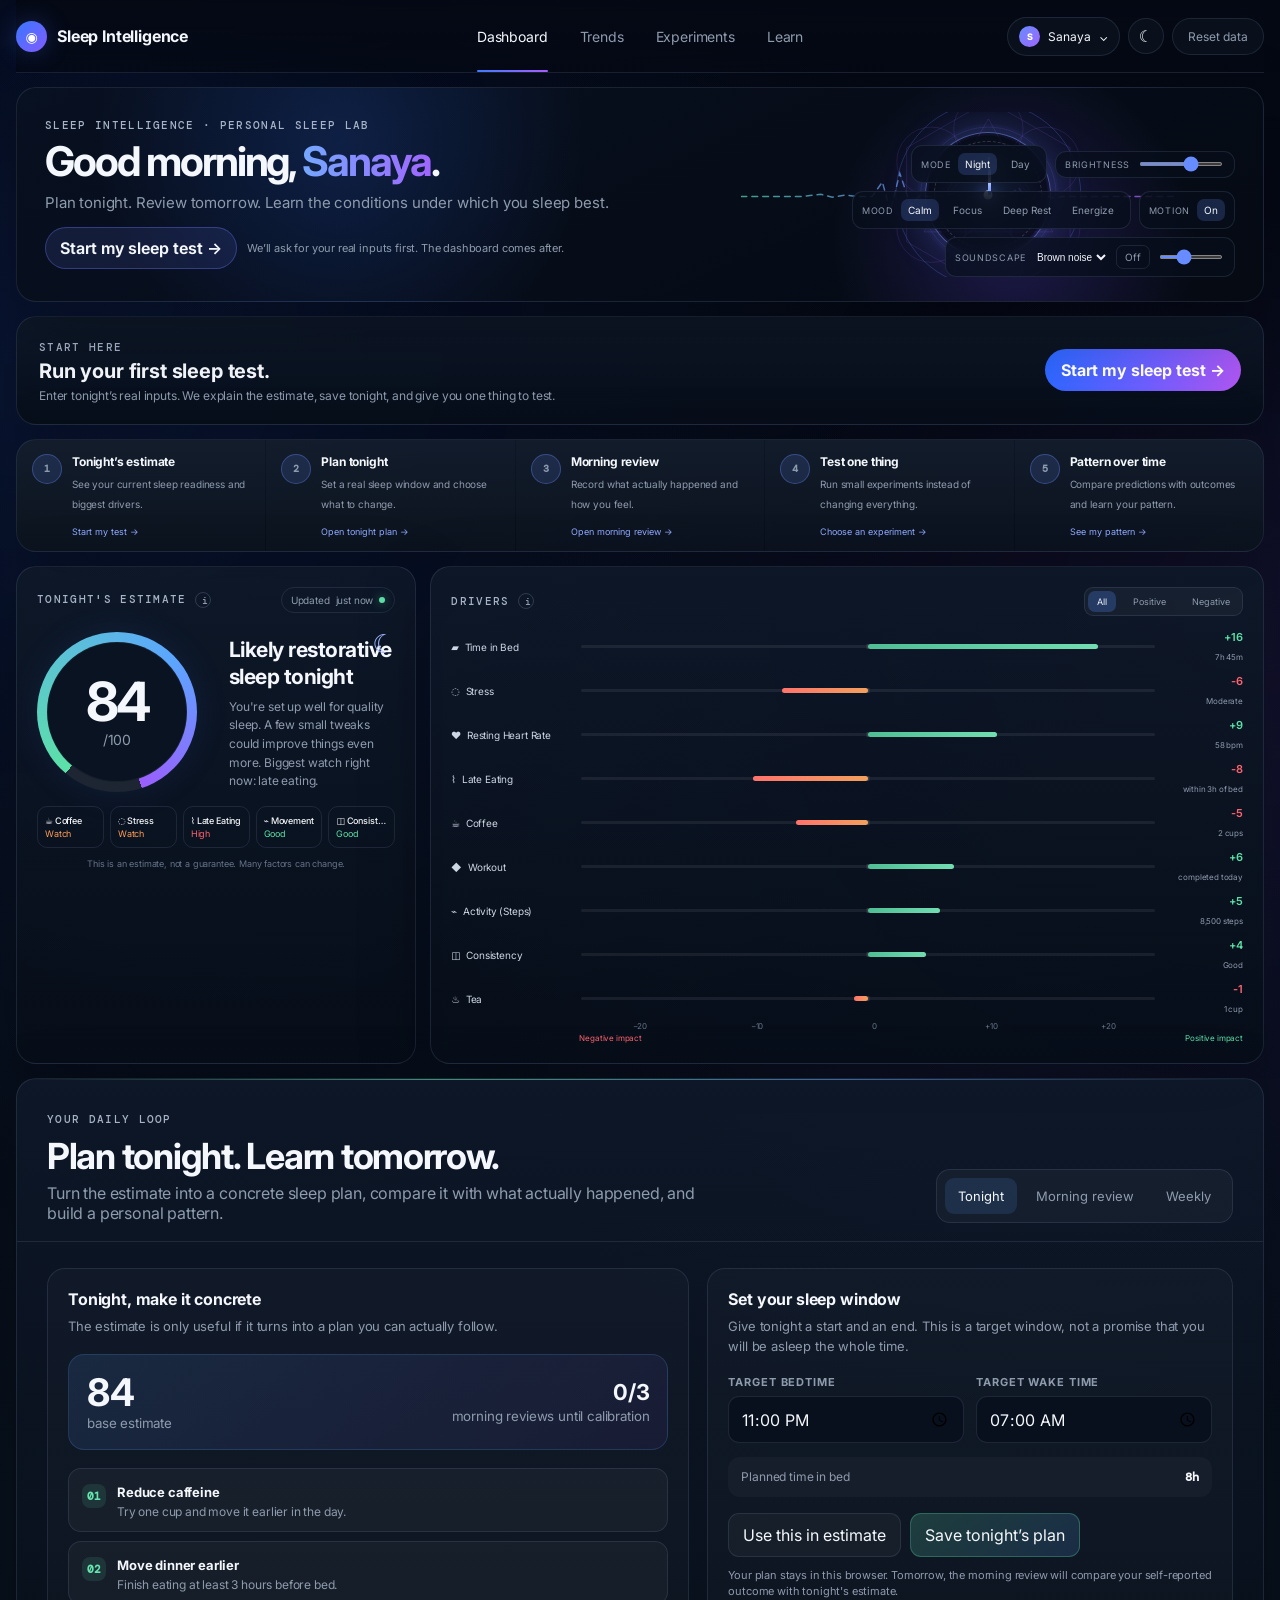
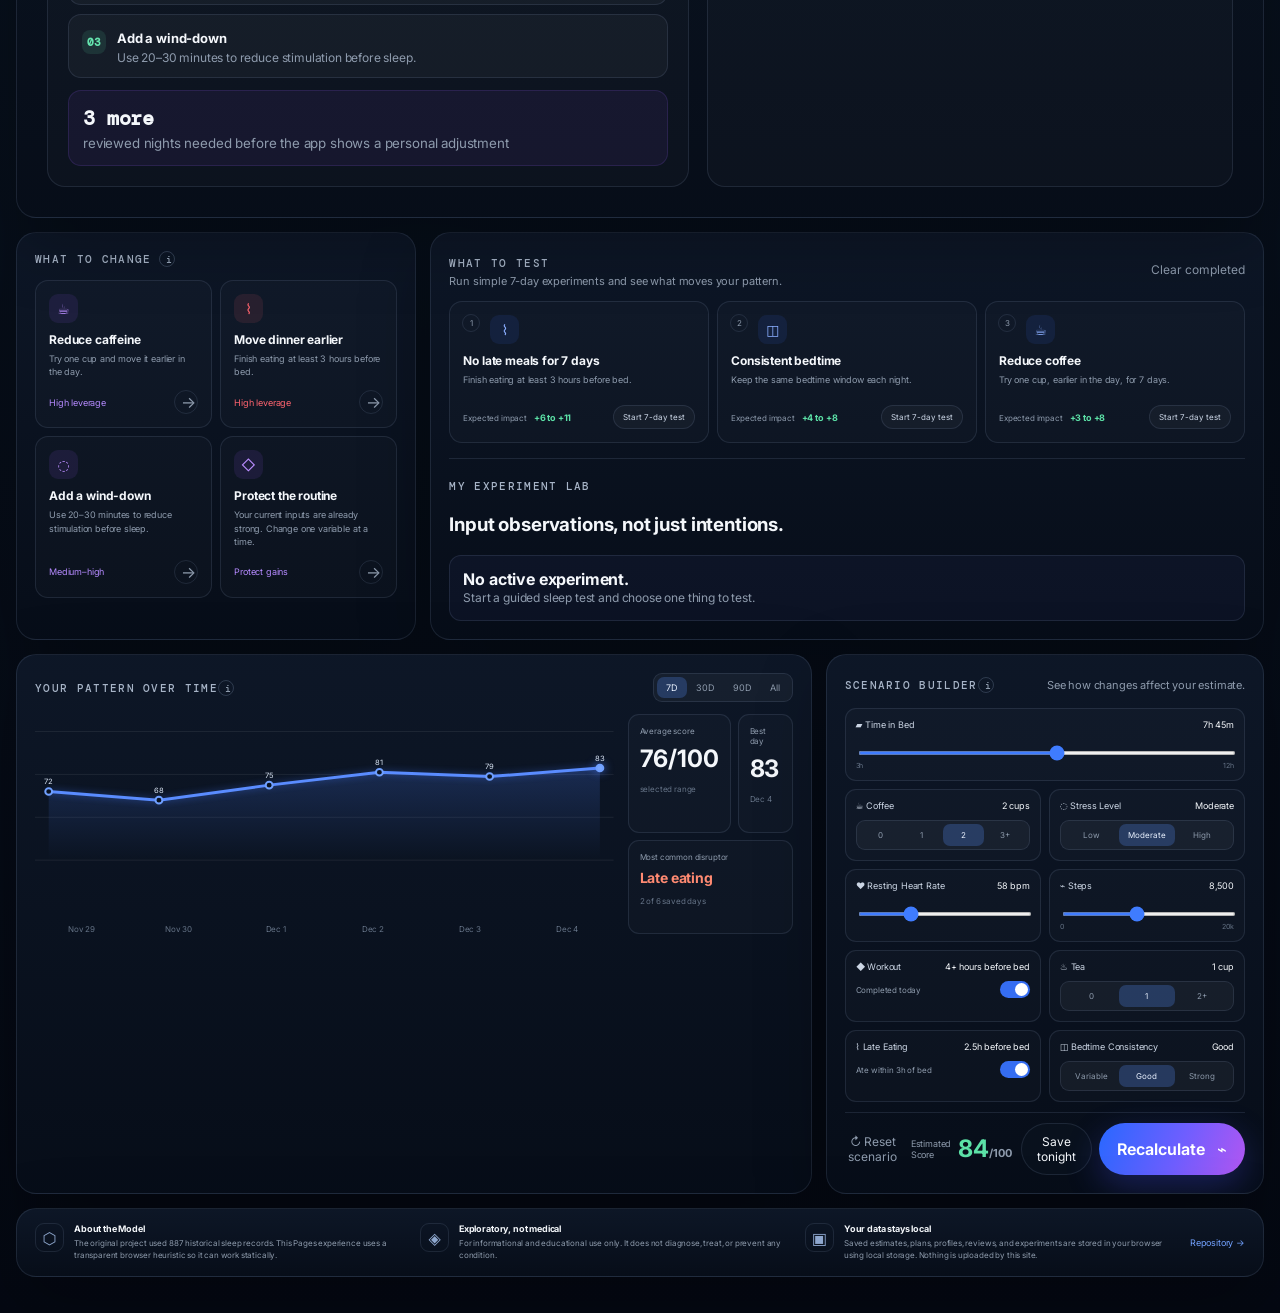
<file: docs/index.html>
<!doctype html>
<html lang="en">
<head>
  <meta charset="utf-8" />
  <meta name="viewport" content="width=device-width, initial-scale=1" />
  <meta http-equiv="Cache-Control" content="no-cache, no-store, must-revalidate" />
  <meta http-equiv="Pragma" content="no-cache" />
  <meta http-equiv="Expires" content="0" />
  <meta name="theme-color" content="#050914" />
  <meta name="description" content="Sleep Intelligence — plan tonight, review tomorrow, and learn the conditions under which you sleep best." />
  <title>Sleep Intelligence</title>
  <link rel="preconnect" href="https://fonts.googleapis.com">
  <link rel="preconnect" href="https://fonts.gstatic.com" crossorigin>
  <link href="https://fonts.googleapis.com/css2?family=DM+Mono:wght@400;500&family=Inter:wght@400;500;600;700&display=swap" rel="stylesheet">
  <link rel="stylesheet" href="styles.css?v=20260825-0331" />
</head>
<body>
  <div class="ambient ambient-a"></div>
  <div class="ambient ambient-b"></div>

  <header class="topbar">
    <a class="brand" href="#dashboard" aria-label="Sleep Intelligence home"><span class="brand-mark" aria-hidden="true">◉</span><span>Sleep Intelligence</span></a>
    <nav class="nav-tabs" aria-label="Primary navigation"><a class="active" href="#dashboard">Dashboard</a><a href="#patterns">Trends</a><a href="#experiments">Experiments</a><a href="#about">Learn</a></nav>
    <div class="top-actions"><button class="icon-button" id="theme-toggle" type="button" aria-label="Toggle theme" title="Toggle theme">☾</button><button class="ghost-button" id="reset-data" type="button">Reset data</button></div>
  </header>

  <main id="dashboard" class="dashboard-shell">
    <section class="hero-panel panel"><div class="hero-copy"><span class="eyebrow">SLEEP INTELLIGENCE</span><h1>Your sleep is a system,<br><span>not a score.</span></h1><p>Understand what is shaping your sleep before you go to bed — then test what actually changes your pattern.</p><button class="primary-button" id="jump-to-builder" type="button">Get your estimate <span>→</span></button></div><div class="trust-row"><span>⌂ Local-first</span><span>•</span><span>No wearable required</span><span>•</span><span>Evidence-informed</span></div></section>

    <section class="estimate-panel panel" aria-live="polite"><div class="panel-heading"><div><span class="panel-title">TONIGHT'S ESTIMATE</span><button class="info-dot" type="button" data-tooltip="A browser-based directional estimate. It is not the trained Python model and it is not a medical prediction." aria-label="About tonight's estimate">i</button></div><span class="status-pill">Updated <span id="updated-time">now</span> <i></i></span></div><div class="estimate-content"><div class="score-ring" id="score-ring"><div class="score-inner"><strong id="score">84</strong><span>/100</span></div></div><div class="estimate-summary"><div class="moon-mark" aria-hidden="true">☾</div><h2 id="score-label">Likely restorative sleep tonight</h2><p id="score-copy">You're set up well for quality sleep. A few small tweaks could improve things even more.</p></div></div><div class="signal-badges" id="signal-badges"></div><p class="microcopy">This is an estimate, not a guarantee. Many factors can change.</p></section>

    <section class="drivers-panel panel"><div class="panel-heading"><div><span class="panel-title">DRIVERS</span><button class="info-dot" type="button" data-tooltip="Drivers show how each input moves this browser estimate relative to its neutral baseline. They do not prove causation." aria-label="About drivers">i</button></div><div class="segmented mini" id="driver-filter" role="group" aria-label="Driver filter"><button class="selected" type="button" data-filter="all">All</button><button type="button" data-filter="positive">Positive</button><button type="button" data-filter="negative">Negative</button></div></div><div class="driver-list" id="driver-list"></div><div class="driver-axis"><span>−20</span><span>−10</span><span>0</span><span>+10</span><span>+20</span></div><div class="impact-legend"><span class="negative-text">Negative impact</span><span class="positive-text">Positive impact</span></div></section>

    <section class="change-panel panel"><div class="section-label-row"><div><span class="panel-title">WHAT TO CHANGE</span><button class="info-dot" type="button" data-tooltip="Suggestions are generated from the inputs currently pulling your estimate down." aria-label="About recommendations">i</button></div></div><div class="recommendation-grid" id="recommendation-grid"></div></section>

    <section id="experiments" class="test-panel panel"><div class="section-label-row split"><div><span class="panel-title">WHAT TO TEST</span><p>Run simple 7-day experiments and see what moves your pattern.</p></div><button class="text-button" id="clear-experiments" type="button">Clear completed</button></div><div class="experiment-grid" id="experiment-grid"></div></section>

    <section id="patterns" class="pattern-panel panel"><div class="section-label-row split"><div><span class="panel-title">YOUR PATTERN OVER TIME</span><button class="info-dot" type="button" data-tooltip="Saved estimates live only in this browser's local storage unless you clear them." aria-label="About history">i</button></div><div class="segmented mini" id="range-filter" role="group" aria-label="History range"><button class="selected" type="button" data-range="7">7D</button><button type="button" data-range="30">30D</button><button type="button" data-range="90">90D</button><button type="button" data-range="all">All</button></div></div><div class="trend-layout"><div class="chart-wrap"><svg id="trend-chart" viewBox="0 0 760 260" preserveAspectRatio="none" role="img" aria-label="Sleep estimate trend"></svg><div class="chart-labels" id="chart-labels"></div></div><div class="metric-stack"><div class="metric-card"><span>Average score</span><strong id="average-score">—</strong><small>selected range</small></div><div class="metric-card"><span>Best day</span><strong id="best-score">—</strong><small id="best-day">—</small></div><div class="metric-card disruptor"><span>Most common disruptor</span><strong id="common-disruptor">—</strong><small id="disruptor-count">—</small></div></div></div></section>

    <section class="builder-panel panel" id="builder"><div class="section-label-row split"><div><span class="panel-title">SCENARIO BUILDER</span><button class="info-dot" type="button" data-tooltip="Change the inputs, recalculate, then save tonight to build your history." aria-label="About scenario builder">i</button></div><p>See how changes affect your estimate.</p></div><form id="sleep-form" class="builder-grid"><div class="control-card wide"><div class="control-label"><span>▰ Time in Bed</span><output id="duration-value">7h 45m</output></div><input id="duration" type="range" min="3" max="12" step="0.25" value="7.75" /><div class="range-labels"><span>3h</span><span>12h</span></div></div><div class="control-card"><div class="control-label"><span>☕ Coffee</span><output id="coffee-value">2 cups</output></div><div class="segmented control-segment" data-control="coffee"><button type="button" data-value="0">0</button><button type="button" data-value="1">1</button><button class="selected" type="button" data-value="2">2</button><button type="button" data-value="3">3+</button></div></div><div class="control-card"><div class="control-label"><span>◌ Stress Level</span><output id="stress-value">Moderate</output></div><div class="segmented control-segment" data-control="stress"><button type="button" data-value="low">Low</button><button class="selected" type="button" data-value="moderate">Moderate</button><button type="button" data-value="high">High</button></div></div><div class="control-card"><div class="control-label"><span>♥ Resting Heart Rate</span><output id="hr-value">58 bpm</output></div><input id="heart-rate" type="range" min="45" max="90" step="1" value="58" /></div><div class="control-card"><div class="control-label"><span>⌁ Steps</span><output id="steps-value">8,500</output></div><input id="steps" type="range" min="0" max="20000" step="500" value="8500" /><div class="range-labels"><span>0</span><span>20k</span></div></div><div class="control-card"><div class="control-label"><span>◆ Workout</span><output id="workout-value">4+ hours before bed</output></div><label class="switch-row"><span>Completed today</span><input id="workout" type="checkbox" checked><i></i></label></div><div class="control-card"><div class="control-label"><span>♨ Tea</span><output id="tea-value">1 cup</output></div><div class="segmented control-segment" data-control="tea"><button type="button" data-value="0">0</button><button class="selected" type="button" data-value="1">1</button><button type="button" data-value="2">2+</button></div></div><div class="control-card"><div class="control-label"><span>⌇ Late Eating</span><output id="late-value">2.5h before bed</output></div><label class="switch-row"><span>Ate within 3h of bed</span><input id="late-eating" type="checkbox" checked><i></i></label></div><div class="control-card"><div class="control-label"><span>◫ Bedtime Consistency</span><output id="consistency-value">Good</output></div><div class="segmented control-segment" data-control="consistency"><button type="button" data-value="variable">Variable</button><button class="selected" type="button" data-value="good">Good</button><button type="button" data-value="strong">Strong</button></div></div></form><div class="builder-footer"><button class="text-button" id="reset-scenario" type="button">↻ Reset scenario</button><div class="builder-score">Estimated Score <strong><span id="footer-score">84</span><small>/100</small></strong></div><div class="builder-actions"><button class="secondary-button" id="save-tonight" type="button">Save tonight</button><button class="primary-button compact-button" id="recalculate" type="button">Recalculate <span>⌁</span></button></div></div></section>

    <section id="about" class="about-strip panel"><article><span class="about-icon">⬡</span><div><strong>About the Model</strong><p>The original project used 887 historical sleep records. This Pages experience uses a transparent browser heuristic so it can work statically.</p></div></article><article><span class="about-icon">◈</span><div><strong>Exploratory, not medical</strong><p>For informational and educational use only. It does not diagnose, treat, or prevent any condition.</p></div></article><article><span class="about-icon">▣</span><div><strong>Your data stays local</strong><p>Saved estimates, plans, profiles, reviews, and experiments are stored in your browser using local storage. Nothing is uploaded by this site.</p></div></article><a class="learn-link" href="https://github.com/Iamlegend-Imani/SleepPredictor" target="_blank" rel="noreferrer">Repository →</a></section>
  </main>

  <div class="toast" id="toast" role="status" aria-live="polite"></div>
  <script src="app.js?v=20260825-0331"></script>
  <script src="practical.js?v=20260825-0331"></script>
  <script src="experience.js?v=20260825-0331"></script>
  <script src="guide.js?v=20260825-0331"></script>
  <script src="soundscape.js?v=20260825-0331"></script>
</body>
</html>
</file>
<file: docs/styles.css>
:root {
  --bg: #050914;
  --bg-2: #08101d;
  --panel: rgba(10, 18, 31, .90);
  --panel-2: rgba(13, 24, 40, .92);
  --panel-3: rgba(18, 30, 50, .78);
  --text: #f4f7fb;
  --muted: #8e9bad;
  --muted-2: #657387;
  --line: rgba(164, 185, 219, .13);
  --line-strong: rgba(164, 185, 219, .22);
  --blue: #3f7cff;
  --blue-2: #68a0ff;
  --purple: #9b5cff;
  --green: #5ce1a7;
  --orange: #ff9d55;
  --red: #ff646f;
  --yellow: #ffd36a;
  --shadow: 0 22px 70px rgba(0, 0, 0, .28);
  --radius: 20px;
}

* { box-sizing: border-box; }
html { scroll-behavior: smooth; }
body {
  margin: 0;
  min-height: 100vh;
  overflow-x: hidden;
  color: var(--text);
  background:
    radial-gradient(circle at 18% 16%, rgba(36, 92, 255, .10), transparent 28%),
    radial-gradient(circle at 82% 30%, rgba(140, 69, 255, .08), transparent 26%),
    linear-gradient(180deg, #040813 0%, #07101c 52%, #040812 100%);
  font-family: Inter, ui-sans-serif, system-ui, -apple-system, BlinkMacSystemFont, "Segoe UI", sans-serif;
  letter-spacing: -.01em;
}

body.light {
  --bg: #edf3fb;
  --bg-2: #f7faff;
  --panel: rgba(255,255,255,.90);
  --panel-2: rgba(248,251,255,.96);
  --panel-3: rgba(235,242,252,.92);
  --text: #122033;
  --muted: #5f7087;
  --muted-2: #7e8da0;
  --line: rgba(31, 61, 105, .12);
  --line-strong: rgba(31, 61, 105, .20);
  --shadow: 0 22px 70px rgba(44, 71, 110, .12);
  background: linear-gradient(180deg, #eef4fb 0%, #f8fbff 100%);
}

button, input { font: inherit; }
button { color: inherit; }
a { color: inherit; text-decoration: none; }
button:focus-visible, a:focus-visible, input:focus-visible {
  outline: 2px solid var(--blue-2);
  outline-offset: 2px;
}

.ambient {
  position: fixed;
  width: 440px;
  height: 440px;
  border-radius: 50%;
  filter: blur(150px);
  opacity: .10;
  pointer-events: none;
  z-index: -1;
}
.ambient-a { background: #316dff; left: -180px; top: 8%; }
.ambient-b { background: #8d4dff; right: -190px; top: 42%; }

.topbar {
  width: min(1480px, calc(100% - 32px));
  margin: 0 auto;
  min-height: 72px;
  display: grid;
  grid-template-columns: 1fr auto 1fr;
  gap: 24px;
  align-items: center;
  border-bottom: 1px solid var(--line);
  position: sticky;
  top: 0;
  z-index: 20;
  backdrop-filter: blur(18px);
  background: linear-gradient(180deg, rgba(5,9,20,.92), rgba(5,9,20,.72));
}
body.light .topbar { background: rgba(247,250,255,.84); }

.brand { display: inline-flex; align-items: center; gap: 10px; font-weight: 700; width: max-content; }
.brand-mark {
  width: 31px;
  height: 31px;
  border-radius: 50%;
  display: grid;
  place-items: center;
  color: white;
  background: linear-gradient(135deg, #3976ff, #815cff);
  box-shadow: 0 0 24px rgba(72, 116, 255, .28);
  font-size: 14px;
}

.nav-tabs { display: flex; align-items: stretch; gap: 32px; height: 72px; }
.nav-tabs a {
  display: grid;
  place-items: center;
  position: relative;
  font-size: 14px;
  color: var(--muted);
  transition: color .2s ease;
}
.nav-tabs a:hover, .nav-tabs a.active { color: var(--text); }
.nav-tabs a.active::after {
  content: "";
  position: absolute;
  left: 0;
  right: 0;
  bottom: 0;
  height: 2px;
  border-radius: 2px;
  background: linear-gradient(90deg, var(--blue), #a75cff);
}

.top-actions { justify-self: end; display: flex; gap: 8px; align-items: center; }
.icon-button, .ghost-button, .secondary-button, .text-button, .primary-button {
  border: 0;
  cursor: pointer;
  transition: transform .18s ease, background .18s ease, border-color .18s ease, opacity .18s ease;
}
.icon-button:hover, .ghost-button:hover, .secondary-button:hover, .primary-button:hover { transform: translateY(-1px); }
.icon-button {
  width: 36px;
  height: 36px;
  display: grid;
  place-items: center;
  border-radius: 999px;
  border: 1px solid var(--line);
  background: var(--panel);
}
.ghost-button, .secondary-button {
  border: 1px solid var(--line);
  background: var(--panel);
  border-radius: 999px;
  padding: 10px 15px;
  color: var(--muted);
  font-size: 12px;
}
.secondary-button { color: var(--text); }
.text-button { background: transparent; color: var(--muted); padding: 6px 0; font-size: 12px; }
.text-button:hover { color: var(--text); }
.primary-button {
  display: inline-flex;
  align-items: center;
  justify-content: center;
  gap: 12px;
  padding: 13px 20px;
  border-radius: 999px;
  background: linear-gradient(110deg, #2868ff, #6f5eff 55%, #b156f1);
  color: #fff;
  font-weight: 650;
  box-shadow: 0 12px 34px rgba(76, 84, 255, .28);
}
.compact-button { padding: 11px 18px; }

.dashboard-shell {
  width: min(1480px, calc(100% - 32px));
  margin: 14px auto 36px;
  display: grid;
  grid-template-columns: 1.05fr 1fr 1.15fr;
  gap: 14px;
}

.panel {
  border: 1px solid var(--line);
  border-radius: var(--radius);
  background: linear-gradient(180deg, rgba(14, 24, 40, .94), rgba(7, 14, 25, .94));
  box-shadow: var(--shadow);
  overflow: hidden;
}
body.light .panel { background: var(--panel); }

.hero-panel {
  min-height: 345px;
  padding: 30px 26px 22px;
  display: flex;
  flex-direction: column;
  justify-content: space-between;
  position: relative;
  background:
    radial-gradient(circle at 80% 74%, rgba(115, 76, 255, .22), transparent 18%),
    radial-gradient(circle at 26% 25%, rgba(47, 110, 255, .18), transparent 26%),
    linear-gradient(155deg, rgba(8,17,33,.97), rgba(5,10,19,.98));
}
.hero-panel::after {
  content: "";
  position: absolute;
  left: -6%;
  right: -5%;
  bottom: -50px;
  height: 165px;
  opacity: .42;
  clip-path: polygon(0 76%, 16% 42%, 29% 66%, 46% 23%, 60% 65%, 73% 44%, 86% 68%, 100% 33%, 100% 100%, 0 100%);
  background: linear-gradient(180deg, #172b50, #07101f);
  pointer-events: none;
}
.hero-copy, .trust-row { position: relative; z-index: 2; }
.eyebrow, .panel-title {
  font: 500 11px/1 DM Mono, ui-monospace, monospace;
  letter-spacing: .12em;
  color: #a7b4c7;
}
.hero-panel h1 {
  margin: 16px 0 12px;
  font-size: clamp(36px, 4vw, 58px);
  line-height: .98;
  letter-spacing: -.05em;
}
.hero-panel h1 span {
  background: linear-gradient(90deg, #6ca7ff, #a675ff);
  -webkit-background-clip: text;
  background-clip: text;
  color: transparent;
}
.hero-panel p { margin: 0 0 22px; color: var(--muted); max-width: 520px; font-size: 15px; line-height: 1.55; }
.trust-row { display: flex; flex-wrap: wrap; gap: 9px; color: #8290a5; font-size: 11px; }

.estimate-panel { padding: 20px; min-height: 345px; }
.panel-heading, .section-label-row {
  display: flex;
  align-items: center;
  justify-content: space-between;
  gap: 12px;
}
.panel-heading > div, .section-label-row > div:first-child { display: flex; align-items: center; gap: 8px; }
.section-label-row.split > div:first-child { display: block; }
.section-label-row.split > div:first-child .panel-title { display: inline-block; margin-bottom: 5px; }
.section-label-row p { margin: 0; color: var(--muted); font-size: 11px; }
.info-dot {
  width: 16px;
  height: 16px;
  border-radius: 50%;
  border: 1px solid var(--line-strong);
  background: transparent;
  color: var(--muted);
  font: 500 10px DM Mono, monospace;
  cursor: help;
  position: relative;
}
.info-dot:hover::after, .info-dot:focus-visible::after {
  content: attr(data-tooltip);
  position: absolute;
  top: 22px;
  left: 0;
  width: 260px;
  padding: 10px 12px;
  border-radius: 10px;
  background: #101a2b;
  border: 1px solid var(--line-strong);
  color: #dce6f5;
  font: 400 11px/1.45 Inter, sans-serif;
  letter-spacing: normal;
  z-index: 50;
  box-shadow: var(--shadow);
  text-align: left;
}
.status-pill {
  display: inline-flex;
  align-items: center;
  gap: 6px;
  padding: 6px 9px;
  border: 1px solid var(--line);
  border-radius: 999px;
  color: var(--muted);
  font-size: 10px;
}
.status-pill i { width: 6px; height: 6px; border-radius: 50%; background: var(--green); box-shadow: 0 0 10px rgba(92,225,167,.6); }

.estimate-content { display: grid; grid-template-columns: 170px 1fr; gap: 22px; align-items: center; padding: 19px 0 14px; }
.score-ring {
  width: 160px;
  height: 160px;
  border-radius: 50%;
  display: grid;
  place-items: center;
  background: conic-gradient(from 220deg, #5ce1a7 0deg, #5ba6ff 190deg, #9a5eff 302deg, rgba(255,255,255,.08) 302deg 360deg);
  box-shadow: 0 0 35px rgba(74, 121, 255, .10);
  position: relative;
}
.score-ring::before { content: ""; position: absolute; inset: 10px; border-radius: 50%; background: #091321; border: 1px solid rgba(255,255,255,.05); }
body.light .score-ring::before { background: #f7fbff; }
.score-inner { position: relative; z-index: 2; text-align: center; }
.score-inner strong { display: block; font-size: 54px; letter-spacing: -.055em; line-height: 1; }
.score-inner span { color: var(--muted); font-size: 14px; }
.estimate-summary { position: relative; }
.estimate-summary h2 { margin: 5px 0 8px; font-size: 21px; line-height: 1.25; letter-spacing: -.025em; max-width: 260px; }
.estimate-summary p { margin: 0; color: var(--muted); font-size: 12px; line-height: 1.55; max-width: 300px; }
.moon-mark { font-size: 26px; color: #9cb3ff; position: absolute; right: 0; top: -4px; }
.signal-badges { display: grid; grid-template-columns: repeat(5, 1fr); gap: 6px; }
.signal-badge { border: 1px solid var(--line); border-radius: 10px; padding: 8px 7px; min-width: 0; }
.signal-badge strong { display: block; font-size: 9px; font-weight: 500; white-space: nowrap; overflow: hidden; text-overflow: ellipsis; }
.signal-badge span { display: block; margin-top: 2px; font-size: 9px; color: var(--green); }
.signal-badge.watch span { color: var(--orange); }
.signal-badge.bad span { color: var(--red); }
.microcopy { text-align: center; color: var(--muted-2); font-size: 9px; margin: 10px 0 0; }

.drivers-panel { padding: 20px; min-height: 345px; }
.segmented { display: inline-flex; padding: 3px; border-radius: 9px; background: rgba(255,255,255,.04); border: 1px solid var(--line); }
.segmented button {
  border: 0;
  background: transparent;
  color: var(--muted);
  cursor: pointer;
  border-radius: 7px;
}
.segmented.mini button { padding: 5px 9px; font-size: 9px; }
.segmented button.selected { background: rgba(69,112,197,.35); color: #eaf2ff; }
body.light .segmented button.selected { color: #17355e; background: #dce8fa; }
.driver-list { margin-top: 14px; display: grid; gap: 10px; }
.driver-row { display: grid; grid-template-columns: 118px 1fr 76px; gap: 12px; align-items: center; }
.driver-name { font-size: 10px; color: #cdd6e4; white-space: nowrap; overflow: hidden; text-overflow: ellipsis; }
body.light .driver-name { color: var(--text); }
.driver-track { height: 5px; position: relative; background: linear-gradient(90deg, transparent 49.6%, rgba(255,255,255,.16) 50%, transparent 50.4%); }
.driver-track::before { content: ""; position: absolute; left: 0; right: 0; top: 1px; height: 3px; border-radius: 999px; background: rgba(255,255,255,.07); }
.driver-bar { position: absolute; top: 0; height: 5px; border-radius: 999px; }
.driver-bar.positive { left: 50%; background: linear-gradient(90deg, #4fbe95, #71ddb1); }
.driver-bar.negative { right: 50%; background: linear-gradient(90deg, #ff736c, #f3a05d); }
.driver-value { text-align: right; }
.driver-value strong { display: block; font-size: 11px; font-weight: 600; }
.driver-value strong.positive { color: var(--green); }
.driver-value strong.negative { color: var(--red); }
.driver-value small { color: var(--muted); font-size: 8px; }
.driver-axis { display: grid; grid-template-columns: repeat(5, 1fr); color: var(--muted-2); font-size: 8px; padding: 5px 76px 0 130px; }
.driver-axis span { text-align: center; }
.impact-legend { display: flex; justify-content: space-between; font-size: 8px; margin-top: 2px; padding-left: 128px; }
.negative-text { color: var(--red); }
.positive-text { color: var(--green); }

.change-panel { grid-column: 1 / span 1; padding: 18px; }
.test-panel { grid-column: 2 / span 2; padding: 18px; }
.recommendation-grid { display: grid; grid-template-columns: repeat(2, 1fr); gap: 8px; margin-top: 13px; }
.recommendation-card, .experiment-card {
  border: 1px solid var(--line);
  border-radius: 13px;
  background: rgba(255,255,255,.018);
  padding: 13px;
}
.recommendation-card { min-height: 142px; display: flex; flex-direction: column; }
.rec-icon, .exp-icon { width: 29px; height: 29px; display: grid; place-items: center; border-radius: 9px; background: rgba(58, 112, 255, .10); color: #8aaeff; font-size: 14px; }
.recommendation-card[data-tone="high"] .rec-icon { background: rgba(255, 100, 111, .10); color: var(--red); }
.recommendation-card[data-tone="medium"] .rec-icon { background: rgba(155, 92, 255, .10); color: #ba8dff; }
.recommendation-card h3, .experiment-card h3 { margin: 9px 0 5px; font-size: 12px; line-height: 1.25; }
.recommendation-card p, .experiment-card p { margin: 0; color: var(--muted); font-size: 9px; line-height: 1.45; }
.recommendation-card footer { margin-top: auto; padding-top: 12px; display: flex; align-items: center; justify-content: space-between; }
.impact-tag { font-size: 9px; color: #b58aff; }
.impact-tag.high { color: var(--red); }
.rec-arrow { width: 24px; height: 24px; border-radius: 50%; border: 1px solid var(--line); background: transparent; color: var(--muted); cursor: pointer; }

.experiment-grid { display: grid; grid-template-columns: repeat(3, 1fr); gap: 8px; margin-top: 13px; }
.experiment-card { min-height: 142px; position: relative; display: flex; flex-direction: column; }
.exp-number { position: absolute; top: 12px; left: 12px; width: 18px; height: 18px; border: 1px solid var(--line); border-radius: 50%; display: grid; place-items: center; font-size: 8px; color: var(--muted); }
.exp-icon { margin-left: 27px; }
.experiment-card footer { margin-top: auto; padding-top: 10px; display: flex; align-items: center; justify-content: space-between; gap: 8px; }
.expected { color: var(--muted); font-size: 8px; }
.expected strong { margin-left: 5px; color: var(--green); font-size: 9px; }
.experiment-button { border: 1px solid var(--line); background: rgba(255,255,255,.03); color: #cdd8e8; border-radius: 999px; padding: 6px 9px; font-size: 8px; cursor: pointer; }
.experiment-button.running { color: var(--green); border-color: rgba(92,225,167,.28); background: rgba(92,225,167,.07); }
.experiment-button.complete { color: #b68bff; border-color: rgba(182,139,255,.3); }

.pattern-panel { grid-column: 1 / span 2; padding: 18px; min-height: 300px; }
.builder-panel { grid-column: 3 / span 1; padding: 18px; min-height: 300px; }
.trend-layout { display: grid; grid-template-columns: 1fr 165px; gap: 14px; margin-top: 12px; }
.chart-wrap { min-width: 0; position: relative; height: 220px; padding-bottom: 28px; }
#trend-chart { width: 100%; height: 190px; overflow: visible; }
.chart-grid-line { stroke: rgba(255,255,255,.07); stroke-width: 1; vector-effect: non-scaling-stroke; }
body.light .chart-grid-line { stroke: rgba(31,61,105,.10); }
.chart-line { fill: none; stroke: #5a8cff; stroke-width: 3; vector-effect: non-scaling-stroke; filter: drop-shadow(0 0 5px rgba(66, 121, 255, .45)); }
.chart-area { fill: url(#chartGradient); opacity: .38; }
.chart-dot { fill: #0a1220; stroke: #70a0ff; stroke-width: 2; vector-effect: non-scaling-stroke; }
.chart-dot.today { fill: #78a6ff; filter: drop-shadow(0 0 6px rgba(77,126,255,.85)); }
.chart-value { fill: #dce7f7; font-size: 10px; font-family: Inter, sans-serif; }
body.light .chart-value { fill: #294261; }
.chart-labels { display: grid; gap: 4px; position: absolute; left: 0; right: 0; bottom: 0; color: var(--muted-2); font-size: 8px; }
.chart-labels span { text-align: center; white-space: nowrap; }
.metric-stack { display: grid; grid-template-columns: 1fr 1fr; gap: 7px; }
.metric-card { border: 1px solid var(--line); border-radius: 11px; padding: 11px; min-height: 88px; background: rgba(255,255,255,.02); }
.metric-card span { display: block; color: var(--muted); font-size: 8px; }
.metric-card strong { display: block; font-size: 24px; margin: 8px 0 3px; }
.metric-card small { color: var(--muted-2); font-size: 8px; }
.metric-card.disruptor { grid-column: 1 / -1; min-height: 74px; }
.metric-card.disruptor strong { font-size: 14px; color: #ff8a72; margin: 7px 0 2px; }

.builder-grid { display: grid; grid-template-columns: 1fr 1fr; gap: 8px; margin-top: 12px; }
.control-card { border: 1px solid var(--line); border-radius: 11px; padding: 10px; background: rgba(255,255,255,.018); min-width: 0; }
.control-card.wide { grid-column: 1 / -1; }
.control-label { display: flex; align-items: center; justify-content: space-between; gap: 8px; margin-bottom: 9px; }
.control-label span { color: #cbd5e4; font-size: 9px; }
body.light .control-label span { color: var(--text); }
.control-label output { color: var(--text); font-size: 9px; white-space: nowrap; }
input[type="range"] { width: 100%; accent-color: var(--blue); height: 4px; }
.range-labels { display: flex; justify-content: space-between; margin-top: 2px; color: var(--muted-2); font-size: 7px; }
.control-segment { width: 100%; display: grid; grid-auto-flow: column; grid-auto-columns: 1fr; }
.control-segment button { padding: 6px 4px; font-size: 8px; }
.switch-row { display: flex; align-items: center; justify-content: space-between; gap: 10px; color: var(--muted); font-size: 8px; cursor: pointer; }
.switch-row input { position: absolute; opacity: 0; pointer-events: none; }
.switch-row i { width: 30px; height: 17px; border-radius: 999px; background: #222f43; position: relative; flex: none; transition: .18s ease; }
.switch-row i::after { content: ""; width: 13px; height: 13px; border-radius: 50%; position: absolute; left: 2px; top: 2px; background: #8392a7; transition: .18s ease; }
.switch-row input:checked + i { background: #356df2; }
.switch-row input:checked + i::after { transform: translateX(13px); background: white; }
.builder-footer { display: flex; align-items: center; gap: 10px; margin-top: 10px; padding-top: 10px; border-top: 1px solid var(--line); }
.builder-score { margin-left: auto; color: var(--muted); font-size: 9px; display: flex; align-items: center; gap: 7px; }
.builder-score strong { color: var(--green); font-size: 24px; line-height: 1; }
.builder-score small { color: var(--muted); font-size: 11px; }
.builder-actions { display: flex; gap: 7px; }

.about-strip { grid-column: 1 / -1; display: grid; grid-template-columns: repeat(3, 1fr) auto; gap: 18px; align-items: center; padding: 14px 18px; }
.about-strip article { display: flex; gap: 10px; align-items: flex-start; }
.about-icon { width: 29px; height: 29px; border: 1px solid var(--line); border-radius: 9px; display: grid; place-items: center; color: #8ea7ce; flex: none; }
.about-strip strong { font-size: 9px; display: block; margin-bottom: 4px; }
.about-strip p { margin: 0; color: var(--muted); font-size: 8px; line-height: 1.45; }
.learn-link { color: #72a1ff; font-size: 9px; white-space: nowrap; }

.toast {
  position: fixed;
  right: 22px;
  bottom: 22px;
  z-index: 100;
  transform: translateY(20px);
  opacity: 0;
  pointer-events: none;
  padding: 11px 14px;
  border-radius: 11px;
  border: 1px solid var(--line-strong);
  background: #101a2b;
  color: #eaf2ff;
  font-size: 11px;
  box-shadow: var(--shadow);
  transition: .22s ease;
}
.toast.show { transform: translateY(0); opacity: 1; }

@media (max-width: 1180px) {
  .dashboard-shell { grid-template-columns: 1fr 1fr; }
  .hero-panel { grid-column: 1; }
  .estimate-panel { grid-column: 2; }
  .drivers-panel, .change-panel, .test-panel, .pattern-panel, .builder-panel { grid-column: 1 / -1; }
  .drivers-panel { min-height: auto; }
  .recommendation-grid { grid-template-columns: repeat(4, 1fr); }
  .builder-grid { grid-template-columns: repeat(3, 1fr); }
  .control-card.wide { grid-column: span 2; }
}

@media (max-width: 820px) {
  .topbar { grid-template-columns: 1fr auto; min-height: 62px; }
  .nav-tabs { order: 3; grid-column: 1 / -1; height: 44px; gap: 22px; overflow-x: auto; }
  .nav-tabs a { font-size: 12px; }
  .dashboard-shell { grid-template-columns: 1fr; margin-top: 10px; }
  .hero-panel, .estimate-panel, .drivers-panel, .change-panel, .test-panel, .pattern-panel, .builder-panel { grid-column: 1; }
  .estimate-content { grid-template-columns: 140px 1fr; }
  .score-ring { width: 135px; height: 135px; }
  .score-inner strong { font-size: 46px; }
  .recommendation-grid, .experiment-grid { grid-template-columns: repeat(2, 1fr); }
  .trend-layout { grid-template-columns: 1fr; }
  .metric-stack { grid-template-columns: repeat(3, 1fr); }
  .metric-card.disruptor { grid-column: auto; }
  .builder-grid { grid-template-columns: 1fr 1fr; }
  .control-card.wide { grid-column: 1 / -1; }
  .about-strip { grid-template-columns: 1fr; }
  .learn-link { justify-self: start; }
}

@media (max-width: 560px) {
  .topbar, .dashboard-shell { width: min(100% - 18px, 1480px); }
  .top-actions .ghost-button { display: none; }
  .hero-panel { min-height: 320px; padding: 24px 18px 18px; }
  .hero-panel h1 { font-size: 39px; }
  .estimate-panel, .drivers-panel, .change-panel, .test-panel, .pattern-panel, .builder-panel { padding: 15px; }
  .estimate-content { grid-template-columns: 1fr; justify-items: center; text-align: center; }
  .estimate-summary h2, .estimate-summary p { max-width: none; }
  .moon-mark { display: none; }
  .signal-badges { grid-template-columns: repeat(2, 1fr); }
  .driver-row { grid-template-columns: 90px 1fr 58px; gap: 8px; }
  .driver-axis { padding-left: 96px; padding-right: 58px; }
  .impact-legend { padding-left: 96px; }
  .recommendation-grid, .experiment-grid, .builder-grid { grid-template-columns: 1fr; }
  .control-card.wide { grid-column: 1; }
  .trend-layout { display: block; }
  .chart-wrap { margin-bottom: 8px; }
  .metric-stack { grid-template-columns: 1fr 1fr; }
  .metric-card.disruptor { grid-column: 1 / -1; }
  .builder-footer { flex-wrap: wrap; }
  .builder-score { order: -1; width: 100%; margin-left: 0; justify-content: space-between; }
  .builder-actions { margin-left: auto; }
  .section-label-row.split { align-items: flex-start; }
}
</file>
